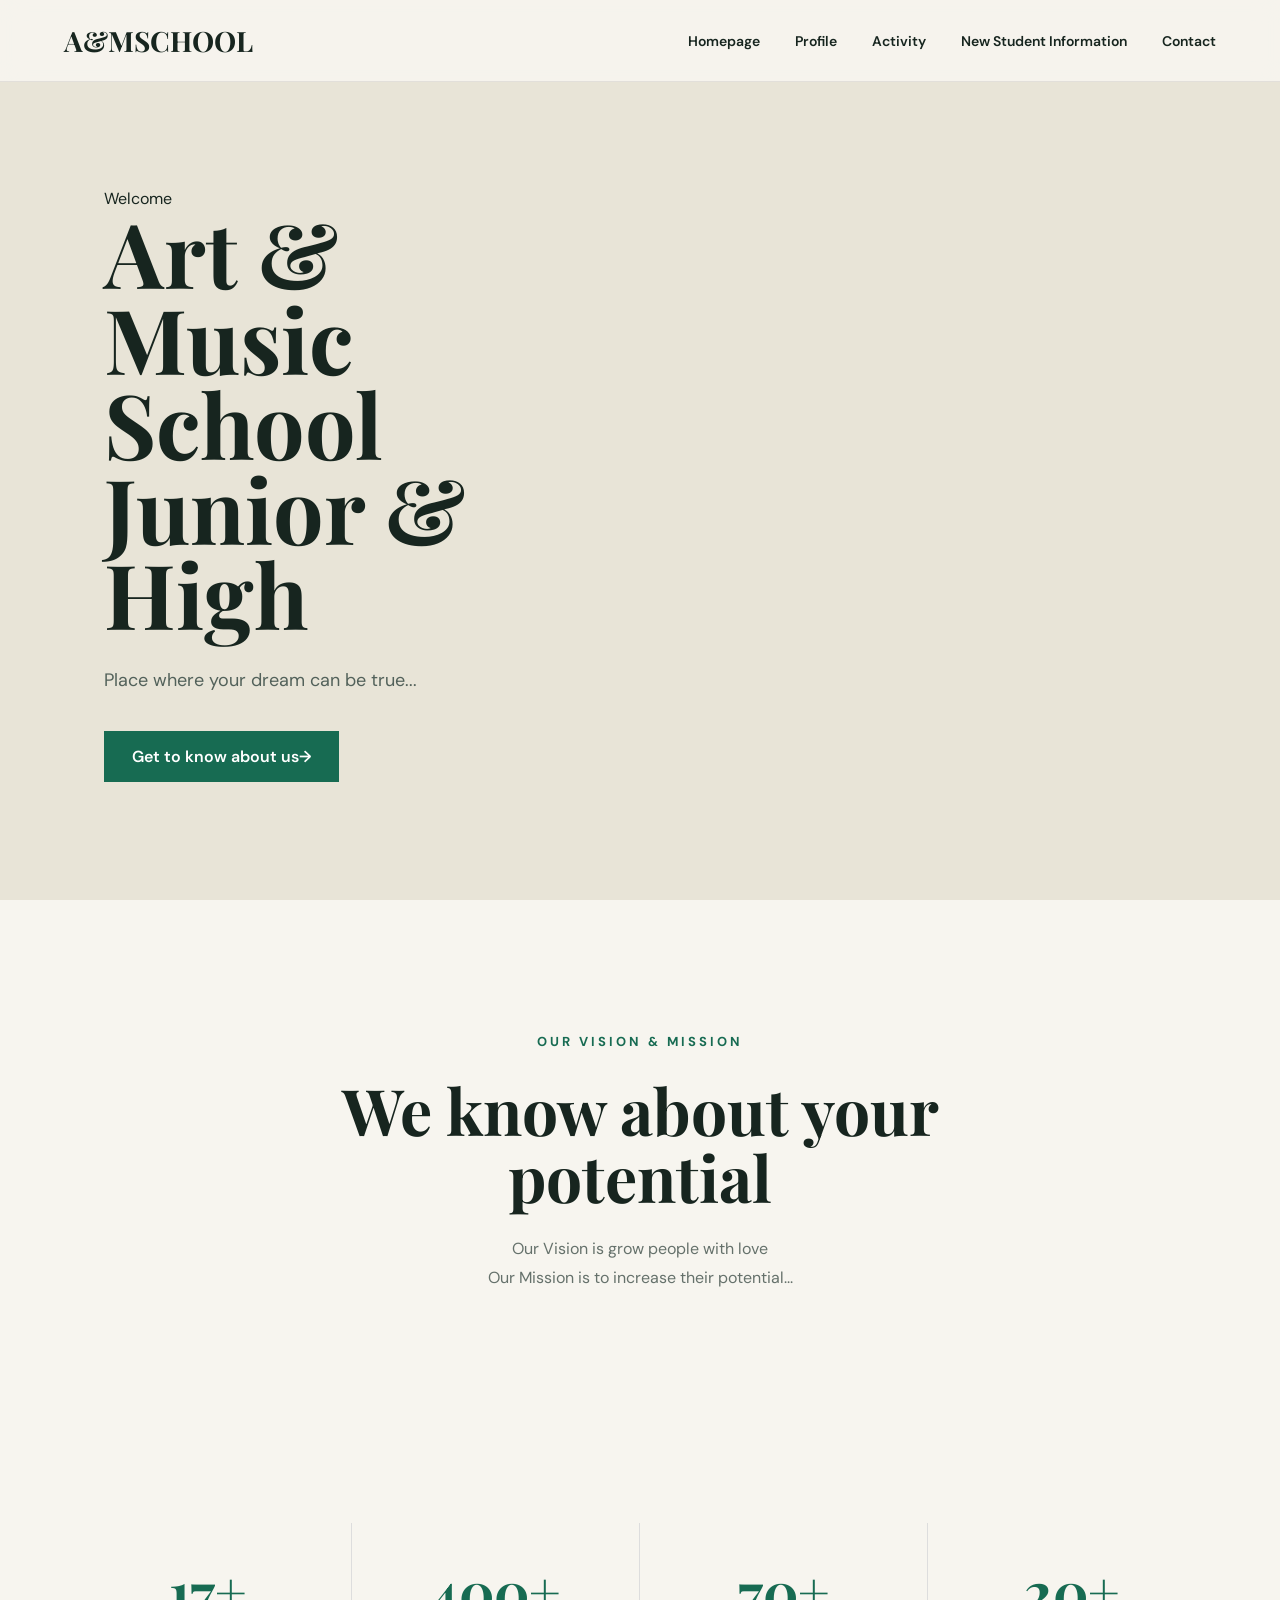
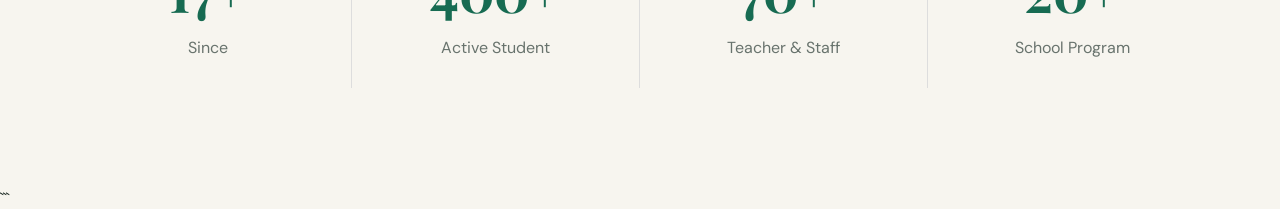
<file: index.html>
<!DOCTYPE html>
<html lang="en">
<head>
    <meta charset="UTF-8">
    <meta name="viewport" content="width=device-width, initial-scale=1.0">
    <title>Art & Music School</title>
    <link rel="stylesheet" href="style.css">
</head>
<body>
    <header class="navbar">
        <div class="logo"><a href="#beranda">A&M<span>SCHOOL</span></a></div>
        <nav>
            <ul class="nav-menu">
                <li><a href="#beranda">Homepage</a></li>
                <li><a href="#profil">Profile</a></li>
                <li><a href="#kegiatan">Activity</a></li>
                <li><a href="#spbm">New Student Information</a></li>
                <li><a href="#kontak">Contact</a></li>
            </ul>
        </nav>
    </header>

    <main>
        <section class="hero" id="beranda">
            <div class="hero-content">
                <span class="hero-label" id="txt-hero_welcome">Welcome</span>
                <h1 id="txt-hero_title">Art & Music School Junior & High</h1>
                <p id="txt-hero_desc">Place where your dream can be true...</p>
                <a href="#profil" class="hero-button">Get to know about us <span>→</span></a>
            </div>
        </section>

        <section class="intro">
            <span class="section-label" id="txt-vision_mission_label">Our Vision & Mission</span>
            <h2 id="txt-vision_mission_title">We know about your potential</h2>
            <p id="txt-vision_text">Our Vision is grow people with love</p>
            <p id="txt-mission_text">Our Mission is to increase their potential...</p>
        </section>

        <!-- Bagian statistik -->
        <section class="stats">
            <div class="stat"><h3 id="txt-stat_1_val">17+</h3><p id="txt-stat_1_desc">Since</p></div>
            <div class="stat"><h3 id="txt-stat_2_val">400+</h3><p id="txt-stat_2_desc">Active Student</p></div>
            <div class="stat"><h3 id="txt-stat_3_val">70+</h3><p id="txt-stat_3_desc">Teacher & Staff</p></div>
            <div class="stat"><h3 id="txt-stat_4_val">20+</h3><p id="txt-stat_4_desc">School Program</p></div>
        </section>
    </main>

    <!-- SCRIPT OTOMATIS AMBIL DATA DARI GOOGLE SHEETS -->
    <script>
        // Ganti URL di bawah dengan API URL dari SheetDB Anda!
        const apiUrl = "https://sheetdb.io/api/v1/31t134fp4g7k5";

        fetch(apiUrl)
            .then(response => response.json())
            .then(data => {
                // Data dari Sheets berbentuk array, kita looping untuk mencocokkan "Key" dan "Content"
                data.forEach(row => {
                    const key = row.Key; // Kolom Key di spreadsheet
                    const content = row.Content; // Kolom Content di spreadsheet
                    
                    // Cari elemen HTML yang ID-nya cocok dengan key
                    const element = document.getElementById("txt-" + key);
                    if (element) {
                        element.innerText = content;
                    }
                });
            })
            .catch(error => console.error("Gagal memuat data dari spreadsheet:", error));
    </script>
</body>
</html>

</html>
```
</file>
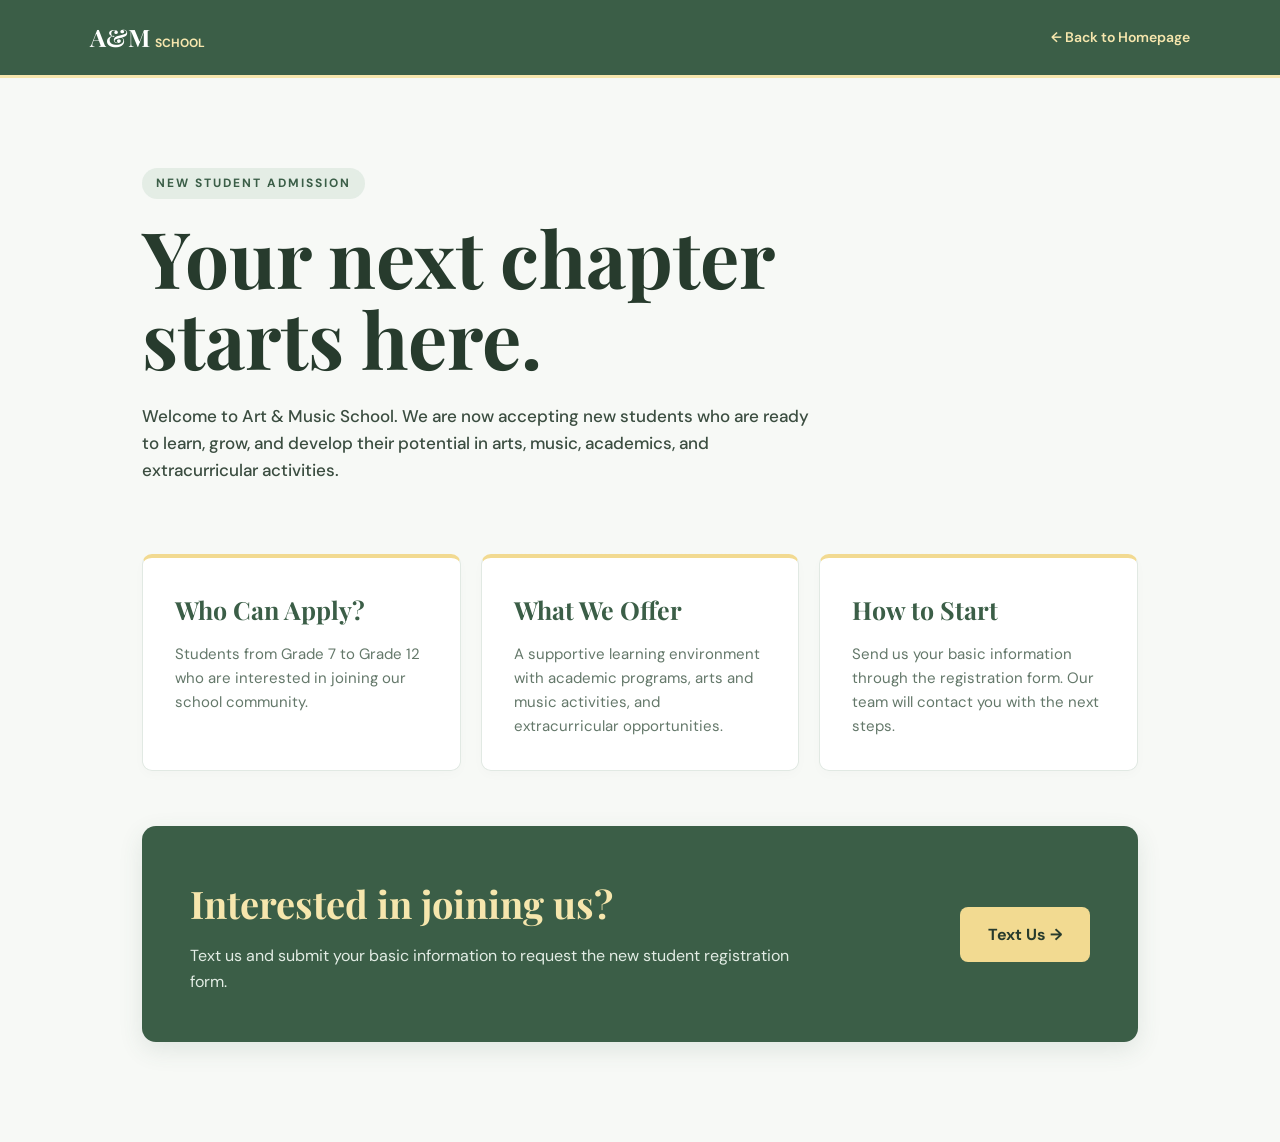
<file: registration.html>
<!DOCTYPE html>
<html lang="en">
<head>
    <meta charset="UTF-8">
    <meta name="viewport" content="width=device-width, initial-scale=1.0">
    <title>New Student Admission | Art & Music School</title>
    <link rel="preconnect" href="https://fonts.googleapis.com">
    <link rel="preconnect" href="https://fonts.gstatic.com" crossorigin>
    <link href="https://fonts.googleapis.com/css2?family=DM+Sans:wght@400;500;600;700&family=Playfair+Display:wght@500;600;700&display=swap" rel="stylesheet">
    <style>
        *{box-sizing:border-box;margin:0;padding:0}
        body{font-family:"DM Sans",sans-serif;color:#3b4d40;background:#f7f9f6;line-height:1.6}
        a{text-decoration:none;color:inherit}
        .navbar{min-height:78px;padding:0 7%;display:flex;align-items:center;justify-content:space-between;background:#3b5e47;color:#fff;border-bottom:3px solid #f6e6ad;position:relative;z-index:10}
        .logo a{font-family:"Playfair Display",serif;font-size:24px;font-weight:700;color:#fff}
        .logo span{font-family:"DM Sans",sans-serif;font-size:12px;margin-left:5px;color:#f6e6ad}
        .back{font-size:14px;font-weight:600;color:#f6e6ad}
        
        /* Hero Section */
        .hero-wrapper{
            position: relative;
            background-image: 
                linear-gradient(135deg, rgba(247, 249, 246, 0.95) 0%, rgba(247, 249, 246, 0.75) 50%, rgba(247, 249, 246, 0.2) 100%),
                url('https://www.rada.ac.uk/media/images/vanbrugh.2e16d0ba.fill-720x480.jpg');
            background-size: cover;
            background-position: center;
            background-repeat: no-repeat;
        }

        .hero{padding:90px 8% 70px;max-width:1200px;margin:auto}
        .label{display:inline-block;text-transform:uppercase;letter-spacing:2px;font-size:12px;font-weight:700;margin-bottom:18px;color:#3b5e47;background:rgba(226, 236, 228, 0.9);padding:6px 14px;border-radius:20px;backdrop-filter: blur(4px)}
        h1{font-family:"Playfair Display",serif;font-size:clamp(44px,7vw,78px);line-height:1.03;max-width:800px;margin-bottom:25px;color:#273b2d}
        .hero>p{max-width:680px;color:#3b4d40;font-size:17px;font-weight:500}
        
        .content{max-width:1200px;margin:auto;padding:0 8% 100px}
        .cards{display:grid;grid-template-columns:repeat(3,1fr);gap:20px;margin-bottom:55px}
        .card{background:#ffffff;padding:32px;border:1px solid #e1e9e3;border-top:4px solid #f2da91;border-radius:10px;box-shadow: 0 4px 12px rgba(0,0,0,0.02)}
        .card h2{font-family:"Playfair Display",serif;font-size:25px;margin-bottom:12px;color:#3b5e47}
        .card p{color:#64786a;font-size:15px}
        .admission-box{background:#3b5e47;color:#fff;padding:48px;display:flex;align-items:center;justify-content:space-between;gap:30px;border-radius:14px;box-shadow: 0 8px 24px rgba(59,94,71,0.12)}
        .admission-box h2{font-family:"Playfair Display",serif;font-size:38px;margin-bottom:8px;color:#f6e6ad}
        .admission-box p{color:#e2ece4;max-width:600px}
        .text-us{border:0;cursor:pointer;background:#f2da91;color:#273b2d;padding:15px 28px;font:inherit;font-weight:700;white-space:nowrap;border-radius:8px;transition:all 0.2s ease}
        .text-us:hover{background:#e8cb7a;transform: translateY(-2px)}
        
        /* Modal Popup Styling */
        .modal{display:none;position:fixed;inset:0;z-index:1000;background:rgba(39,59,45,.55);backdrop-filter: blur(3px);align-items:center;justify-content:center;padding:20px}
        .modal.show{display:flex}
        .modal-box{width:min(520px,100%);max-height:90vh;overflow-y:auto;background:#fff;padding:35px;position:relative;border-radius:14px;border-top:6px solid #3b5e47}
        .close{position:absolute;right:18px;top:12px;border:0;background:transparent;font-size:28px;cursor:pointer;color:#3b5e47}
        .modal-box h2{font-family:"Playfair Display",serif;font-size:32px;margin-bottom:6px;color:#273b2d}
        .modal-box .intro{color:#64786a;margin-bottom:25px;font-size:14px}
        .field{margin-bottom:17px}
        label{display:block;font-size:13px;font-weight:700;margin-bottom:7px;color:#3b5e47}
        input,select{width:100%;padding:13px 14px;border:1px solid #d3ded6;background:#fcfdfc;font:inherit;outline:none;border-radius:8px;color:#273b2d}
        input:focus,select:focus{border-color:#3b5e47;box-shadow:0 0 0 3px rgba(242,218,145,0.4)}
        .submit{width:100%;padding:14px;border:0;background:#3b5e47;color:#f6e6ad;font:inherit;font-weight:700;cursor:pointer;margin-top:5px;border-radius:8px;transition:0.2s}
        .submit:hover{background:#273b2d}
        .note{margin-top:12px;font-size:11px;color:#85998a;text-align:center}
        
        /* Style untuk Popup Sukses */
        .success-modal {display:none;position:fixed;inset:0;z-index:1100;background:rgba(39,59,45,.55);backdrop-filter: blur(3px);align-items:center;justify-content:center;padding:20px}
        .success-modal.show {display:flex}
        .success-box {background:#fff;padding:40px;border-radius:14px;text-align:center;max-width:400px;width:100%;border-top:6px solid #3b5e47;box-shadow:0 10px 25px rgba(0,0,0,0.1)}
        .success-box h3 {font-family:"Playfair Display",serif;font-size:28px;color:#273b2d;margin-bottom:10px}
        .success-box p {color:#64786a;font-size:15px;margin-bottom:25px}
        .success-btn {background:#3b5e47;color:#f6e6ad;border:0;padding:12px 24px;font:inherit;font-weight:700;border-radius:8px;cursor:pointer;width:100%}
        .success-btn:hover {background:#273b2d}

        @media(max-width:800px){
            .cards{grid-template-columns:1fr}
            .admission-box{flex-direction:column;align-items:flex-start;padding:32px}
            .hero{padding-top:60px}
        }
    </style>
</head>
<body>
    <header class="navbar">
        <div class="logo"><a href="index.html">A&M<span>SCHOOL</span></a></div>
        <a class="back" href="index.html">← Back to Homepage</a>
    </header>

    <main>
        <div class="hero-wrapper">
            <section class="hero">
                <span class="label">New Student Admission</span>
                <h1>Your next chapter starts here.</h1>
                <p>Welcome to Art & Music School. We are now accepting new students who are ready to learn, grow, and develop their potential in arts, music, academics, and extracurricular activities.</p>
            </section>
        </div>

        <section class="content">
            <div class="cards">
                <article class="card">
                    <h2>Who Can Apply?</h2>
                    <p>Students from Grade 7 to Grade 12 who are interested in joining our school community.</p>
                </article>
                <article class="card">
                    <h2>What We Offer</h2>
                    <p>A supportive learning environment with academic programs, arts and music activities, and extracurricular opportunities.</p>
                </article>
                <article class="card">
                    <h2>How to Start</h2>
                    <p>Send us your basic information through the registration form. Our team will contact you with the next steps.</p>
                </article>
            </div>

            <div class="admission-box">
                <div>
                    <h2>Interested in joining us?</h2>
                    <p>Text us and submit your basic information to request the new student registration form.</p>
                </div>
                <button class="text-us" id="openForm">Text Us →</button>
            </div>
        </section>
    </main>

    <!-- Modal Form Pendaftaran -->
    <div class="modal" id="registrationModal" aria-hidden="true">
        <div class="modal-box">
            <button class="close" id="closeForm" aria-label="Close">&times;</button>
            <h2>Request the Registration Form</h2>
            <p class="intro">Please fill in your basic information. Your request will be sent directly to our email.</p>

            <!-- FORM MENGGUNAKAN WEB3FORMS -->
            <form id="ajaxForm" action="https://api.web3forms.com/submit" method="POST">
                <!-- Ganti string di bawah dengan Access Key yang Anda dapatkan dari email Web3Forms -->
                <input type="hidden" name="access_key" value="YOUR_ACCESS_KEY_HERE">
                <input type="hidden" name="subject" value="Pendaftaran Siswa Baru - Art & Music School">

                <div class="field">
                    <label for="name">Full Name</label>
                    <input id="name" name="Name" type="text" placeholder="Enter your full name" required>
                </div>

                <div class="field">
                    <label for="grade">Grade</label>
                    <select id="grade" name="Grade" required>
                        <option value="" disabled selected>Select your grade</option>
                        <option value="Grade 7">Grade 7</option>
                        <option value="Grade 8">Grade 8</option>
                        <option value="Grade 9">Grade 9</option>
                        <option value="Grade 10">Grade 10</option>
                        <option value="Grade 11">Grade 11</option>
                        <option value="Grade 12">Grade 12</option>
                    </select>
                </div>

                <div class="field">
                    <label for="phone">Phone Number</label>
                    <input id="phone" name="Phone Number" type="tel" placeholder="+62..." required>
                </div>

                <button class="submit" id="submitBtn" type="submit">Send Request</button>
                <p class="note">Data will be sent securely to us.</p>
            </form>
        </div>
    </div>

    <!-- Modal Pop-up Sukses Berhasil Kirim -->
    <div class="success-modal" id="successModal">
        <div class="success-box">
            <h3>Thank You!</h3>
            <p>Your request has been sent successfully. Our team will contact you soon.</p>
            <button class="success-btn" id="closeSuccess">OK</button>
        </div>
    </div>

    <script>
        const modal = document.getElementById("registrationModal");
        const openBtn = document.getElementById("openForm");
        const closeBtn = document.getElementById("closeForm");
        const ajaxForm = document.getElementById("ajaxForm");
        const submitBtn = document.getElementById("submitBtn");
        const successModal = document.getElementById("successModal");
        const closeSuccess = document.getElementById("closeSuccess");

        openBtn.addEventListener("click", () => {
            modal.classList.add("show");
            modal.setAttribute("aria-hidden", "false");
        });

        closeBtn.addEventListener("click", () => {
            modal.classList.remove("show");
            modal.setAttribute("aria-hidden", "true");
        });

        modal.addEventListener("click", e => {
            if (e.target === modal) {
                modal.classList.remove("show");
                modal.setAttribute("aria-hidden", "true");
            }
        });

        // Script Kirim Data via Web3Forms AJAX
        ajaxForm.addEventListener("submit", function(e) {
            e.preventDefault();
            
            submitBtn.textContent = "Sending...";
            submitBtn.disabled = true;

            const formData = new FormData(ajaxForm);
            const object = Object.fromEntries(formData);
            const json = JSON.stringify(object);

            fetch("https://api.web3forms.com/submit", {
                method: "POST",
                headers: {
                    "Content-Type": "application/json",
                    "Accept": "application/json"
                },
                body: json
            })
            .then(async (response) => {
                let jsonResponse = await response.json();
                if (response.status == 200) {
                    modal.classList.remove("show"); // Tutup form
                    ajaxForm.reset(); // Bersihkan input
                    successModal.classList.add("show"); // Munculkan pop-up sukses
                } else {
                    alert(jsonResponse.message || "Terjadi kesalahan.");
                }
            })
            .catch(error => {
                alert("Gagal terhubung ke server.");
            })
            .finally(() => {
                submitBtn.textContent = "Send Request";
                submitBtn.disabled = false;
            });
        });

        closeSuccess.addEventListener("click", () => {
            successModal.classList.remove("show");
        });

        document.addEventListener("keydown", e => {
            if (e.key === "Escape") {
                modal.classList.remove("show");
                successModal.classList.remove("show");
                modal.setAttribute("aria-hidden", "true");
            }
        });
    </script>
</body>
</html>
</file>
<file: style.css>
/* =========================
   RESET & GLOBAL
========================= */

@import url('https://fonts.googleapis.com/css2?family=DM+Sans:wght@400;500;600;700&family=Playfair+Display:wght@500;600;700&display=swap');

* {
    margin: 0;
    padding: 0;
    box-sizing: border-box;
}

html {
    scroll-behavior: smooth;
}

body {
    font-family: "DM Sans", sans-serif;
    color: #17251f;
    background: #f7f5ef;
    overflow-x: hidden;
}

a {
    text-decoration: none;
    color: inherit;
}

img {
    width: 100%;
    display: block;
}

.container {
    width: min(1200px, 90%);
    margin: auto;
}


/* =========================
   NAVBAR
========================= */

.navbar {
    position: fixed;
    top: 0;
    left: 0;
    width: 100%;
    z-index: 1000;

    display: flex;
    align-items: center;
    justify-content: space-between;

    padding: 22px 5%;

    background: rgba(247, 245, 239, 0.92);
    backdrop-filter: blur(12px);

    border-bottom: 1px solid rgba(0,0,0,.08);
}

.logo {
    font-family: "Playfair Display", serif;
    font-size: 28px;
    font-weight: 700;
}

.nav-menu {
    display: flex;
    gap: 35px;
    list-style: none;
}

.nav-menu a {
    position: relative;
    font-size: 14px;
    font-weight: 600;
}

.nav-menu a::after {
    content: "";
    position: absolute;
    left: 0;
    bottom: -7px;

    width: 0;
    height: 2px;

    background: #176b52;

    transition: .3s ease;
}

.nav-menu a:hover::after {
    width: 100%;
}


/* =========================
   HERO
========================= */

.hero {
    min-height: 100vh;
    padding: 130px 5% 60px;

    display: grid;
    grid-template-columns: 1fr 1.3fr;
    gap: 35px;

    background: #e8e4d7;
}

.hero-content {
    display: flex;
    flex-direction: column;
    justify-content: center;

    padding: 40px;
}

.hero-small {
    text-transform: uppercase;
    letter-spacing: 3px;
    font-size: 13px;
    font-weight: 700;

    color: #176b52;
    margin-bottom: 20px;
}

.hero h1 {
    font-family: "Playfair Display", serif;

    font-size: clamp(50px, 7vw, 95px);
    line-height: .95;

    margin-bottom: 30px;
}

.hero p {
    max-width: 500px;
    font-size: 18px;
    line-height: 1.7;
    color: #52615a;

    margin-bottom: 35px;
}

.hero-button {
    display: inline-flex;
    align-items: center;
    justify-content: center;

    width: fit-content;

    padding: 15px 28px;

    background: #176b52;
    color: white;

    font-weight: 600;

    transition: .3s ease;
}

.hero-button:hover {
    transform: translateY(-4px);
    background: #0f4d3b;
}

.hero-image {
    min-height: 650px;
    overflow: hidden;
}

.hero-image img {
    height: 100%;
    object-fit: cover;

    transition: transform .8s ease;
}

.hero-image:hover img {
    transform: scale(1.05);
}


/* =========================
   INTRO
========================= */

.intro {
    padding: 130px 5%;
    text-align: center;
}

.intro span {
    color: #176b52;
    text-transform: uppercase;
    letter-spacing: 3px;
    font-size: 13px;
    font-weight: 700;
}

.intro h2 {
    max-width: 850px;
    margin: 25px auto;

    font-family: "Playfair Display", serif;

    font-size: clamp(40px, 5vw, 70px);
    line-height: 1.05;
}

.intro p {
    max-width: 650px;
    margin: auto;

    color: #65716b;
    line-height: 1.8;
}


/* =========================
   CARD SECTION
========================= */

.cards {
    padding: 80px 5% 130px;

    display: grid;
    grid-template-columns: repeat(3, 1fr);
    gap: 25px;
}

.card {
    position: relative;
    min-height: 450px;

    overflow: hidden;

    background: #173d32;
    color: white;
}

.card img {
    height: 100%;
    object-fit: cover;

    opacity: .75;

    transition: .6s ease;
}

.card:hover img {
    transform: scale(1.08);
    opacity: .55;
}

.card-content {
    position: absolute;
    left: 0;
    bottom: 0;

    width: 100%;

    padding: 35px;

    background: linear-gradient(
        transparent,
        rgba(0,0,0,.8)
    );
}

.card h3 {
    font-family: "Playfair Display", serif;
    font-size: 32px;

    margin-bottom: 10px;
}

.card p {
    line-height: 1.6;
    opacity: .9;
}


/* =========================
   ABOUT / PROFIL
========================= */

.about {
    padding: 130px 5%;

    display: grid;
    grid-template-columns: 1fr 1fr;
    gap: 80px;

    background: #173d32;
    color: white;
}

.about-image {
    height: 600px;
}

.about-image img {
    height: 100%;
    object-fit: cover;
}

.about-content {
    display: flex;
    flex-direction: column;
    justify-content: center;
}

.about-content span {
    color: #d9b75c;
    text-transform: uppercase;
    letter-spacing: 3px;
}

.about-content h2 {
    font-family: "Playfair Display", serif;
    font-size: clamp(45px, 5vw, 70px);
    line-height: 1;
    margin: 20px 0 30px;
}

.about-content p {
    color: #d2ddd8;
    line-height: 1.8;
    margin-bottom: 30px;
}


/* =========================
   STATISTICS
========================= */

.stats {
    padding: 100px 5%;

    display: grid;
    grid-template-columns: repeat(4, 1fr);

    text-align: center;
}

.stat {
    padding: 30px;
    border-right: 1px solid #ddd;
}

.stat:last-child {
    border-right: none;
}

.stat h3 {
    font-family: "Playfair Display", serif;
    font-size: 55px;
    color: #176b52;
}

.stat p {
    margin-top: 10px;
    color: #68736d;
}


/* =========================
   KEGIATAN
========================= */

.activities {
    padding: 120px 5%;
    background: #dedbd0;
}

.section-title {
    display: flex;
    justify-content: space-between;
    align-items: end;

    margin-bottom: 50px;
}

.section-title h2 {
    font-family: "Playfair Display", serif;
    font-size: 60px;
}

.activity-grid {
    display: grid;
    grid-template-columns: 1.4fr 1fr;
    gap: 25px;
}

.activity {
    position: relative;
    overflow: hidden;
}

.activity.large {
    height: 600px;
}

.activity.small {
    height: 287px;
}

.activity img {
    height: 100%;
    object-fit: cover;
    transition: .6s ease;
}

.activity:hover img {
    transform: scale(1.06);
}

.activity-info {
    position: absolute;
    bottom: 0;
    left: 0;
    right: 0;

    padding: 30px;

    color: white;

    background: linear-gradient(
        transparent,
        rgba(0,0,0,.85)
    );
}

.activity-info h3 {
    font-family: "Playfair Display", serif;
    font-size: 30px;
}


/* =========================
   CTA SPBM
========================= */

.spbm {
    padding: 120px 5%;

    text-align: center;

    background: #d9b75c;
}

.spbm h2 {
    font-family: "Playfair Display", serif;
    font-size: clamp(45px, 6vw, 80px);

    max-width: 850px;
    margin: auto;
}

.spbm p {
    max-width: 600px;
    margin: 25px auto 35px;

    line-height: 1.7;
}

.spbm-button {
    display: inline-block;

    padding: 17px 35px;

    background: #173d32;
    color: white;

    font-weight: 600;

    transition: .3s;
}

.spbm-button:hover {
    transform: translateY(-4px);
}


/* =========================
   CONTACT
========================= */

.contact {
    padding: 120px 5%;

    display: grid;
    grid-template-columns: 1fr 1fr;
    gap: 70px;
}

.contact h2 {
    font-family: "Playfair Display", serif;
    font-size: 65px;
}

.contact-info {
    display: flex;
    flex-direction: column;
    gap: 25px;
}

.contact-item {
    padding: 25px 0;
    border-bottom: 1px solid #ddd;
}

.contact-item strong {
    display: block;
    margin-bottom: 8px;
}


/* =========================
   FOOTER
========================= */

footer {
    padding: 70px 5% 30px;

    background: #102b24;
    color: white;
}

.footer-grid {
    display: grid;
    grid-template-columns: 2fr 1fr 1fr;
    gap: 50px;

    padding-bottom: 60px;
}

footer h2 {
    font-family: "Playfair Display", serif;
    font-size: 45px;
}

footer h3 {
    margin-bottom: 20px;
}

footer a {
    display: block;
    color: #c5d0cb;
    margin-bottom: 12px;
}

.footer-bottom {
    padding-top: 25px;
    border-top: 1px solid rgba(255,255,255,.15);

    color: #9ba9a3;
    font-size: 13px;
}


/* =========================
   RESPONSIVE
========================= */

@media (max-width: 900px) {

    .nav-menu {
        gap: 15px;
    }

    .hero {
        grid-template-columns: 1fr;
    }

    .hero-image {
        min-height: 500px;
    }

    .cards {
        grid-template-columns: 1fr;
    }

    .about {
        grid-template-columns: 1fr;
    }

    .stats {
        grid-template-columns: repeat(2, 1fr);
    }

    .stat:nth-child(2) {
        border-right: none;
    }

    .activity-grid {
        grid-template-columns: 1fr;
    }

    .contact {
        grid-template-columns: 1fr;
    }

    .footer-grid {
        grid-template-columns: 1fr;
    }
}


@media (max-width: 600px) {

    .navbar {
        padding: 18px 5%;
    }

    .nav-menu {
        display: none;
    }

    .hero {
        padding-top: 100px;
    }

    .hero-content {
        padding: 20px 0;
    }

    .hero-image {
        min-height: 400px;
    }

    .intro,
    .about,
    .activities,
    .contact {
        padding-top: 80px;
        padding-bottom: 80px;
    }

    .stats {
        grid-template-columns: 1fr;
    }

    .stat {
        border-right: none;
        border-bottom: 1px solid #ddd;
    }

    .section-title {
        display: block;
    }

    .section-title h2 {
        font-size: 45px;
    }

    .activity.large {
        height: 450px;
    }

    .activity.small {
        height: 250px;
    }
}
</file>
